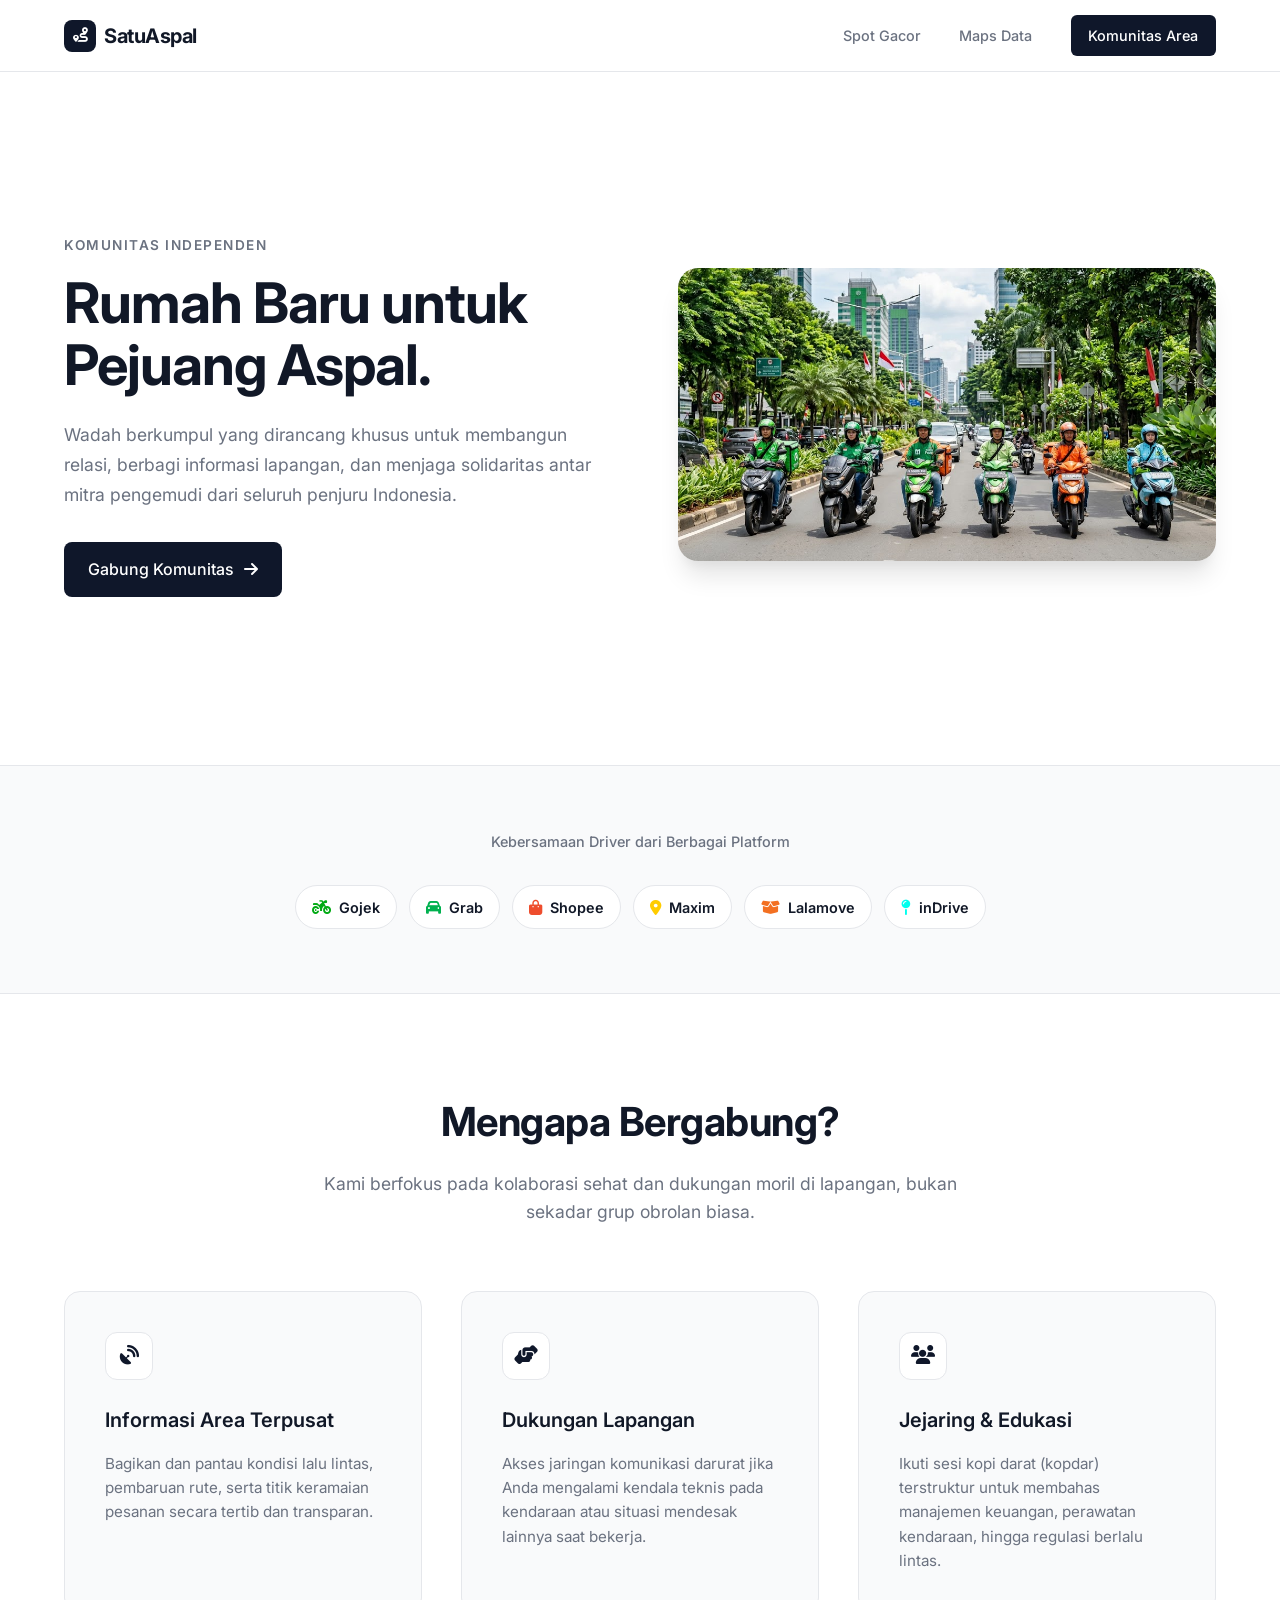
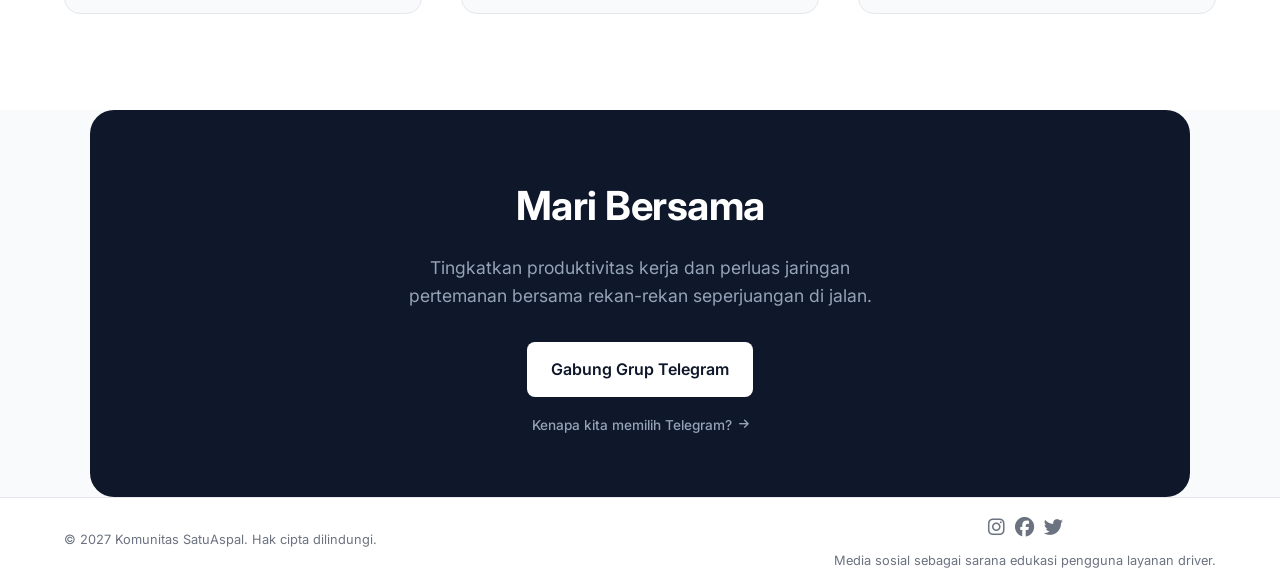
<file: index.html>
<!DOCTYPE html>
<html lang="id">
<head>
    <meta charset="UTF-8">
    <meta name="viewport" content="width=device-width, initial-scale=1.0">
    <title>SatuAspal | Komunitas Driver Ojol Profesional</title>
    
    <!-- Google Fonts: Inter for a very clean, elegant, and highly readable look -->
    <link href="https://fonts.googleapis.com/css2?family=Inter:wght@300;400;500;600;700&display=swap" rel="stylesheet">
    <!-- FontAwesome for Icons -->
    <link rel="stylesheet" href="https://cdnjs.cloudflare.com/ajax/libs/font-awesome/6.4.0/css/all.min.css">
    
    <style>

/* ================================
   CSS RESET & VARIABLES
================================ */

:root {
    --bg-color: #f9fafb;
    --surface-color: #ffffff;
    --text-primary: #111827;
    --text-secondary: #6b7280;
    --accent-color: #0f172a;
    --border-color: #e5e7eb;

    --gojek: #00aa13;
    --grab: #00b14f;
    --shopee: #ee4d2d;
    --maxim: #ffcc00;
    --lalamove: #f37021;
    --indrive: #00ffee;

    --container-padding: clamp(1rem, 5vw, 5%);
}

/* ================================
   RESET
================================ */

* {
    margin: 0;
    padding: 0;
    box-sizing: border-box;
}

html {
    scroll-behavior: smooth;
    scroll-padding-top: 80px;
    overflow-x: hidden;
}

body {
    background-color: var(--bg-color);
    color: var(--text-primary);
    line-height: 1.6;
    font-family: 'Inter', sans-serif;
    -webkit-font-smoothing: antialiased;
    overflow-x: hidden;
}

img {
    display: block;
    max-width: 100%;
}

a {
    text-decoration: none;
    color: inherit;
}

button,
a {
    -webkit-tap-highlight-color: transparent;
}


/* ================================
   TELEGRAM INFO LINK
================================ */

.telegram-info {
    margin-top: 1.25rem;
    border: none;
    background: transparent;
    color: #94a3b8;
    font-family: inherit;
    font-size: 0.85rem;
    font-weight: 500;
    cursor: pointer;
    display: inline-flex;
    align-items: center;
    gap: 7px;
    transition: color 0.2s ease;
}

.telegram-info i {
    font-size: 0.7rem;
    transition: transform 0.2s ease;
}

.telegram-info:hover {
    color: #ffffff;
}

.telegram-info:hover i {
    transform: translateX(3px);
}


/* ================================
   TELEGRAM MODAL
================================ */

.telegram-modal {
    position: fixed;
    inset: 0;
    z-index: 2000;
    display: flex;
    align-items: center;
    justify-content: center;
    padding: 1rem;
    visibility: hidden;
    opacity: 0;
    transition:
        opacity 0.25s ease,
        visibility 0.25s ease;
}

.telegram-modal.active {
    visibility: visible;
    opacity: 1;
}

.telegram-modal-overlay {
    position: absolute;
    inset: 0;
    background: rgba(15, 23, 42, 0.65);
    backdrop-filter: blur(5px);
}


/* MODAL BOX */

.telegram-modal-box {
    position: relative;
    width: 100%;
    max-width: 540px;
    max-height: calc(100vh - 2rem);
    overflow-y: auto;
    background: var(--surface-color);
    color: var(--text-primary);
    border-radius: 20px;
    padding: clamp(1.5rem, 5vw, 2.5rem);
    box-shadow:
        0 25px 50px -12px rgba(0, 0, 0, 0.25);
    transform: translateY(20px) scale(0.97);
    transition: transform 0.25s ease;
}

.telegram-modal.active .telegram-modal-box {
    transform: translateY(0) scale(1);
}


/* CLOSE BUTTON */

.telegram-modal-close {
    position: absolute;
    top: 1rem;
    right: 1rem;
    width: 36px;
    height: 36px;
    border: none;
    border-radius: 50%;
    background: var(--bg-color);
    color: var(--text-secondary);
    cursor: pointer;
    display: flex;
    align-items: center;
    justify-content: center;
    transition:
        background 0.2s ease,
        color 0.2s ease;
}

.telegram-modal-close:hover {
    background: var(--border-color);
    color: var(--text-primary);
}


/* MODAL ICON */

.telegram-modal-icon {
    width: 52px;
    height: 52px;
    margin-bottom: 1.25rem;
    border-radius: 14px;
    background: #e8f3ff;
    color: #229ed9;
    display: flex;
    align-items: center;
    justify-content: center;
    font-size: 1.4rem;
}


/* MODAL TITLE */

.telegram-modal-box h3 {
    font-size: clamp(1.4rem, 4vw, 1.8rem);
    line-height: 1.2;
    margin-bottom: 0.75rem;
    padding-right: 2rem;
}

.telegram-modal-intro {
    color: var(--text-secondary);
    font-size: 0.92rem;
    line-height: 1.65;
    margin-bottom: 1.5rem;
}


/* REASONS */

.telegram-reasons {
    display: flex;
    flex-direction: column;
    gap: 0.85rem;
}

.telegram-reason {
    display: flex;
    gap: 1rem;
    padding: 1rem;
    background: var(--bg-color);
    border: 1px solid var(--border-color);
    border-radius: 12px;
}

.reason-icon {
    width: 38px;
    height: 38px;
    min-width: 38px;
    border-radius: 10px;
    background: var(--surface-color);
    border: 1px solid var(--border-color);
    display: flex;
    align-items: center;
    justify-content: center;
    color: var(--accent-color);
    font-size: 0.9rem;
}

.telegram-reason h4 {
    font-size: 0.9rem;
    margin-bottom: 0.2rem;
}

.telegram-reason p {
    color: var(--text-secondary);
    font-size: 0.8rem;
    line-height: 1.5;
}


/* MODAL BUTTON */

.telegram-modal-button {
    margin-top: 1.5rem;
    width: 100%;
    display: flex;
    align-items: center;
    justify-content: center;
    gap: 8px;
    padding: 0.9rem 1.2rem;
    border-radius: 8px;
    background: var(--accent-color);
    color: #fff;
    font-size: 0.9rem;
    font-weight: 600;
    transition:
        transform 0.2s ease,
        opacity 0.2s ease;
}

.telegram-modal-button:hover {
    transform: translateY(-1px);
    opacity: 0.92;
}


/* ================================
   NAVBAR
================================ */

nav {
    display: flex;
    justify-content: space-between;
    align-items: center;
    width: 100%;
    height: 72px;
    padding: 0 var(--container-padding);
    background-color: rgba(255, 255, 255, 0.96);
    backdrop-filter: blur(10px);
    border-bottom: 1px solid var(--border-color);
    position: fixed;
    top: 0;
    left: 0;
    z-index: 1000;
}

.logo {
    flex-shrink: 0;
    font-size: clamp(1.05rem, 2vw, 1.25rem);
    font-weight: 700;
    letter-spacing: -0.5px;
    color: var(--text-primary);
    display: flex;
    align-items: center;
    gap: 8px;
}

.logo-icon {
    background-color: var(--accent-color);
    color: #fff;
    width: 32px;
    height: 32px;
    display: flex;
    align-items: center;
    justify-content: center;
    border-radius: 8px;
    font-size: 0.9rem;
}


/* ================================
   NAV LINKS
================================ */

.nav-links {
    display: flex;
    align-items: center;
    gap: clamp(1rem, 3vw, 2.5rem);
    list-style: none;
}

.nav-links > li {
    position: relative;
}

.nav-links li a {
    font-size: 0.9rem;
    font-weight: 500;
    color: var(--text-secondary);
    transition: color 0.2s ease;
}

.nav-links li a:hover {
    color: var(--text-primary);
}


/* ================================
   FASILITAS DROPDOWN
================================ */

.nav-dropdown {
    position: relative;
}

.nav-dropdown-toggle {
    display: inline-flex !important;
    align-items: center;
    gap: 6px;
    cursor: pointer;
}

.nav-dropdown-toggle i {
    font-size: 0.65rem;
    transition: transform 0.2s ease;
}


/* DROPDOWN BOX */

.dropdown-menu {
    position: absolute;
    top: calc(100% + 4px);
    left: 50%;
    min-width: 190px;
    padding: 0.5rem;
    list-style: none;
    background: rgba(255, 255, 255, 0.98);
    backdrop-filter: blur(12px);
    border: 1px solid var(--border-color);
    border-radius: 12px;
    box-shadow: 0 15px 35px rgba(0, 0, 0, 0.10);

    opacity: 0;
    visibility: hidden;
    pointer-events: none;

    transform: translateX(-50%) translateY(-8px);

    transition:
        opacity 0.2s ease,
        transform 0.2s ease,
        visibility 0.2s ease;

    z-index: 1100;
}


/* DROPDOWN MUNCUL SAAT HOVER */

.nav-dropdown:hover .dropdown-menu,
.nav-dropdown.active .dropdown-menu {
    opacity: 1;
    visibility: visible;
    pointer-events: auto;
    transform: translateX(-50%) translateY(0);
}


/* ICON PANAH */

.nav-dropdown:hover .nav-dropdown-toggle i,
.nav-dropdown.active .nav-dropdown-toggle i {
    transform: rotate(180deg);
}


/* DROPDOWN ITEMS */

.dropdown-menu li {
    width: 100%;
    border: none !important;
}

.dropdown-menu li a {
    display: flex !important;
    align-items: center;
    gap: 9px;

    width: 100%;
    padding: 0.7rem 0.85rem;

    border-radius: 8px;

    font-size: 0.85rem !important;
    color: var(--text-secondary);

    transition:
        background-color 0.2s ease,
        color 0.2s ease;
}

.dropdown-menu li a:hover {
    background-color: var(--bg-color);
    color: var(--text-primary);
}


/* ICON DROPDOWN */

.dropdown-menu li a i {
    width: 18px;
    text-align: center;
    font-size: 0.8rem;
}


/* ================================
   NAV BUTTON
================================ */

.btn-nav {
    display: inline-flex;
    align-items: center;
    justify-content: center;
    background-color: var(--accent-color);
    color: #fff !important;
    padding: 0.55rem 1.1rem;
    border-radius: 6px;
    transition: opacity 0.2s;
}

.btn-nav:hover {
    opacity: 0.9;
}


/* ================================
   MOBILE MENU BUTTON
================================ */

.menu-toggle {
    display: none;
    width: 40px;
    height: 40px;
    align-items: center;
    justify-content: center;
    font-size: 1.35rem;
    cursor: pointer;
    color: var(--text-primary);
    flex-shrink: 0;
}


/* ================================
   HERO
================================ */

.hero {
    width: 100%;
    max-width: 1400px;
    margin: 0 auto;

    padding:
        clamp(6rem, 12vw, 9rem)
        var(--container-padding)
        clamp(3rem, 7vw, 5rem);

    display: grid;
    grid-template-columns: minmax(0, 1fr) minmax(0, 1fr);

    align-items: center;
    gap: clamp(2rem, 6vw, 5rem);

    background-color: var(--surface-color);
    min-height: 85vh;
}

.hero-text {
    min-width: 0;
    max-width: 600px;
}

.tagline {
    display: inline-block;
    font-size: clamp(0.7rem, 1.5vw, 0.85rem);
    font-weight: 600;
    color: var(--text-secondary);
    text-transform: uppercase;
    letter-spacing: 1.5px;
    margin-bottom: 1rem;
}

.hero-text h1 {
    font-size: clamp(2.2rem, 5vw, 3.5rem);
    font-weight: 700;
    line-height: 1.1;
    letter-spacing: -1px;
    margin-bottom: 1.5rem;
    color: var(--text-primary);
    overflow-wrap: break-word;
}

.hero-text p {
    font-size: clamp(0.95rem, 2vw, 1.1rem);
    color: var(--text-secondary);
    margin-bottom: 2rem;
    line-height: 1.7;
    max-width: 580px;
}


/* ================================
   PRIMARY BUTTON
================================ */

.btn-primary {
    display: inline-flex;
    align-items: center;
    justify-content: center;
    gap: 10px;

    background-color: var(--accent-color);
    color: #fff;

    padding: 0.9rem 1.5rem;
    border-radius: 8px;

    font-weight: 500;
    font-size: 1rem;

    transition:
        transform 0.2s,
        box-shadow 0.2s;
}

.btn-primary:hover {
    transform: translateY(-2px);
    box-shadow:
        0 10px 15px -3px rgba(0, 0, 0, 0.1);
}


/* ================================
   HERO IMAGE
================================ */

.hero-image {
    width: 100%;
    min-width: 0;
}

.hero-image img {
    width: 100%;
    height: auto;
    object-fit: contain;

    border-radius: clamp(12px, 2vw, 20px);

    box-shadow:
        0 20px 25px -5px rgba(0, 0, 0, 0.1),
        0 10px 10px -5px rgba(0, 0, 0, 0.04);
}


/* ================================
   PARTNERS
================================ */

.partners {
    padding: clamp(3rem, 7vw, 4rem) var(--container-padding);

    background-color: var(--bg-color);

    text-align: center;

    border-top: 1px solid var(--border-color);
    border-bottom: 1px solid var(--border-color);
}

.partners p {
    font-size: clamp(0.8rem, 2vw, 0.9rem);
    color: var(--text-secondary);
    font-weight: 500;
    margin-bottom: 2rem;
}

.brand-pills {
    width: 100%;
    max-width: 900px;
    margin: 0 auto;

    display: flex;
    flex-wrap: wrap;
    justify-content: center;
    gap: 0.75rem;
}

.pill {
    display: flex;
    align-items: center;
    justify-content: center;
    gap: 8px;

    padding: 0.6rem 1rem;

    background-color: var(--surface-color);
    border: 1px solid var(--border-color);
    border-radius: 50px;

    font-size: clamp(0.8rem, 2vw, 0.9rem);
    font-weight: 600;
    color: var(--text-primary);

    transition: all 0.2s ease;

    cursor: default;
}

.pill:hover {
    border-color: #d1d5db;

    box-shadow:
        0 4px 6px -1px rgba(0, 0, 0, 0.05);
}


/* BRAND ICONS */

.pill i {
    font-size: 0.95rem;
}

.icon-gojek {
    color: var(--gojek);
}

.icon-grab {
    color: var(--grab);
}

.icon-shopee {
    color: var(--shopee);
}

.icon-maxim {
    color: var(--maxim);
}

.icon-lalamove {
    color: var(--lalamove);
}

.icon-indrive {
    color: var(--indrive);
}


/* ================================
   FEATURES
================================ */

.features {
    padding: clamp(4rem, 8vw, 6rem) var(--container-padding);
    background-color: var(--surface-color);
}

.section-header {
    width: 100%;
    max-width: 650px;
    margin: 0 auto clamp(2.5rem, 6vw, 4rem);
    text-align: center;
}

.section-header h2 {
    font-size: clamp(1.8rem, 4vw, 2.5rem);
    font-weight: 700;
    letter-spacing: -0.5px;
    margin-bottom: 1rem;
}

.section-header p {
    color: var(--text-secondary);
    font-size: clamp(0.95rem, 2vw, 1.1rem);
}

.features-grid {
    width: 100%;
    max-width: 1200px;
    margin: 0 auto;

    display: grid;

    grid-template-columns:
        repeat(auto-fit, minmax(min(100%, 280px), 1fr));

    gap: clamp(1rem, 3vw, 2.5rem);
}

.feature-card {
    background-color: var(--bg-color);

    padding: clamp(1.5rem, 4vw, 2.5rem);

    border-radius: 16px;
    border: 1px solid var(--border-color);

    transition: all 0.3s ease;
}

.feature-card:hover {
    background-color: var(--surface-color);

    box-shadow:
        0 20px 25px -5px rgba(0, 0, 0, 0.05);

    border-color: transparent;

    transform: translateY(-5px);
}

.feature-icon {
    width: 48px;
    height: 48px;

    background-color: var(--surface-color);

    border: 1px solid var(--border-color);
    border-radius: 12px;

    display: flex;
    align-items: center;
    justify-content: center;

    font-size: 1.2rem;
    color: var(--accent-color);

    margin-bottom: 1.5rem;
}

.feature-card h3 {
    font-size: clamp(1.05rem, 2vw, 1.25rem);
    font-weight: 600;

    margin-bottom: 1rem;

    color: var(--text-primary);
}

.feature-card p {
    color: var(--text-secondary);
    font-size: 0.95rem;
    line-height: 1.6;
}


/* ================================
   CTA
================================ */

.cta-section {
    padding: clamp(2.5rem, 7vw, 5rem) var(--container-padding);
    background-color: var(--bg-color);
}

.cta-box {
    width: 100%;
    max-width: 1100px;
    margin: 0 auto;

    background-color: var(--accent-color);
    color: #fff;

    padding:
        clamp(2.5rem, 7vw, 4rem)
        clamp(1.25rem, 5vw, 3rem);

    border-radius: clamp(16px, 3vw, 24px);

    text-align: center;

    display: flex;
    flex-direction: column;
    align-items: center;
}

.cta-box h2 {
    font-size: clamp(1.8rem, 5vw, 2.5rem);
    font-weight: 700;
    letter-spacing: -0.5px;
    margin-bottom: 1rem;
}

.cta-box p {
    width: 100%;
    max-width: 500px;

    font-size: clamp(0.95rem, 2vw, 1.1rem);
    color: #94a3b8;

    margin-bottom: 2rem;
}

.btn-secondary {
    display: inline-flex;
    align-items: center;
    justify-content: center;

    background-color: #fff;
    color: var(--accent-color);

    padding: 0.9rem 1.5rem;
    border-radius: 8px;

    font-weight: 600;
    font-size: 1rem;
    text-align: center;

    transition: background-color 0.2s;
}

.btn-secondary:hover {
    background-color: #f1f5f9;
}


/* ================================
   FOOTER
================================ */

footer {
    padding: 0.9rem var(--container-padding);

    background-color: var(--surface-color);

    border-top: 1px solid var(--border-color);

    display: flex;
    justify-content: space-between;
    align-items: center;

    gap: 1.5rem;

    color: var(--text-secondary);
    font-size: 0.8rem;
}

.footer-social {
    display: flex;
    flex-direction: column;
    align-items: center;
    gap: 8px;
    text-align: center;
}

.social-icons {
    display: flex;
    gap: 10px;
}

.footer-social-text {
    font-size: 0.8rem;
    line-height: 1.2;
    margin-top: 2px;
}

.footer-social a {
    color: var(--text-secondary);
    font-size: 1.2rem;

    transition: color 0.2s;
}

.footer-social a:hover {
    color: var(--accent-color);
}


/* ================================
   TABLET
================================ */

@media (max-width: 992px) {

    .hero {
        grid-template-columns: 1fr;

        text-align: center;

        min-height: auto;

        padding-top: 7rem;
    }

    .hero-text {
        max-width: 700px;
        margin: 0 auto;
    }

    .hero-text p {
        margin-left: auto;
        margin-right: auto;
    }

    .hero-image {
        width: 100%;
        max-width: 700px;
        margin: 0 auto;
    }

    .hero-image img {
        aspect-ratio: auto;
    }
}


/* ================================
   MOBILE NAV
================================ */

@media (max-width: 768px) {

    nav {
        height: 64px;
    }

    .menu-toggle {
        display: flex;
    }


    /* MOBILE NAV CONTAINER */

    .nav-links {
        position: absolute;

        top: 64px;
        left: 0;

        width: 100%;

        background-color: rgba(255, 255, 255, 0.98);
        backdrop-filter: blur(10px);

        flex-direction: column;
        align-items: stretch;

        gap: 0;

        border-bottom: 1px solid var(--border-color);

        max-height: 0;
        overflow: hidden;

        transition:
            max-height 0.35s ease,
            box-shadow 0.3s ease;
    }

    .nav-links.active {
        max-height: 500px;

        box-shadow:
            0 10px 20px rgba(0, 0, 0, 0.05);
    }


    /* MOBILE NAV ITEM */

    .nav-links > li {
        width: 100%;
        text-align: center;

        padding: 0;

        border-bottom: 1px solid #f3f4f6;
    }


    .nav-links li a {
        display: block;

        width: 100%;

        padding: 1rem;
    }


    .nav-links li:last-child {
        border-bottom: none;
        padding: 0;
    }


    /* ================================
   MOBILE FASILITAS DROPDOWN
================================ */

.nav-dropdown {
    position: static;
}

/* Tombol Fasilitas */
.nav-dropdown-toggle {
    display: flex !important;
    align-items: center;
    justify-content: center;
    gap: 7px;
    width: 100%;
    cursor: pointer;
}

.nav-dropdown-toggle i {
    font-size: 0.65rem;
    transition: transform 0.2s ease;
}

/* Dropdown mobile */
.dropdown-menu {
    position: static;

    width: 100%;
    min-width: 0;

    margin: 0;
    padding: 0;

    background: #f8fafc;

    border: none;
    border-radius: 0;

    box-shadow: none;
    backdrop-filter: none;

    transform: none;

    opacity: 1;
    visibility: visible;
    pointer-events: auto;

    display: none;
}

/* Dropdown terbuka */
.nav-dropdown.active .dropdown-menu {
    display: block;
}

/* Jangan gunakan hover desktop di mobile */
.nav-dropdown:hover .dropdown-menu {
    opacity: 1;
    visibility: visible;
    pointer-events: auto;
    transform: none;
}

/* Panah saat terbuka */
.nav-dropdown.active .nav-dropdown-toggle i {
    transform: rotate(180deg);
}

/* Item dropdown */
.dropdown-menu li {
    width: 100%;
    border: none !important;
}

/* Link dropdown */
.dropdown-menu li a {
    display: flex !important;
    align-items: center;
    justify-content: center;

    width: 100%;

    padding: 0.8rem 1rem;

    font-size: 0.85rem !important;
    font-weight: 500;

    color: var(--text-secondary);

    background: #f8fafc;

    border-radius: 0;

    transition:
        background-color 0.2s ease,
        color 0.2s ease;
}

.dropdown-menu li a:hover {
    background-color: #eef2f7;
    color: var(--text-primary);
}

/* ================================
   KOMUNITAS AREA MOBILE
================================ */

.nav-links .btn-nav {
    display: flex;
    align-items: center;
    justify-content: center;

    width: calc(100% - 2rem);

    margin: 0.75rem 1rem 1rem;

    padding: 0.8rem 1rem;
}


    /* HERO */

    .hero {
        padding-top: 5.5rem;
    }

    .hero-text h1 {
        letter-spacing: -0.8px;
    }

    .hero-image img {
        border-radius: 14px;
    }

    .feature-card:hover {
        transform: none;
    }


    /* FOOTER */

    footer {
        flex-direction: column;
        text-align: center;
        gap: 1rem;
    }
}


/* ================================
   SMALL MOBILE
================================ */

@media (max-width: 480px) {

    :root {
        --container-padding: 1rem;
    }

    .logo {
        font-size: 1rem;
    }

    .logo-icon {
        width: 30px;
        height: 30px;
        font-size: 0.8rem;
    }

    .hero {
        padding-top: 5.25rem;
        gap: 2rem;
    }

    .tagline {
        font-size: 0.65rem;
        letter-spacing: 1px;
    }

    .hero-text h1 {
        font-size: 2rem;
        line-height: 1.15;
        margin-bottom: 1.2rem;
    }

    .hero-text p {
        font-size: 0.9rem;
        line-height: 1.65;
        margin-bottom: 1.5rem;
    }

    .btn-primary,
    .btn-secondary {
        width: 100%;
        max-width: 320px;

        padding:
            0.85rem 1rem;

        font-size: 0.9rem;
    }

    .hero-image img {
        aspect-ratio: auto;
        border-radius: 12px;
    }

    .partners p {
        max-width: 300px;

        margin-left: auto;
        margin-right: auto;
    }

    .brand-pills {
        gap: 0.5rem;
    }

    .pill {
        flex: 0 1 auto;

        padding:
            0.5rem 0.8rem;

        font-size: 0.75rem;
    }

    .features {
        padding-top: 3.5rem;
        padding-bottom: 3.5rem;
    }

    .section-header {
        margin-bottom: 2rem;
    }

    .section-header h2 {
        font-size: 1.75rem;
    }

    .section-header p {
        font-size: 0.9rem;
    }

    .features-grid {
        grid-template-columns: 1fr;
        gap: 1rem;
    }

    .feature-card {
        padding: 1.5rem;
    }

    .feature-card p {
        font-size: 0.9rem;
    }

    .cta-section {
        padding: 2rem 1rem;
    }

    .cta-box {
        padding:
            2.5rem 1.25rem;

        border-radius: 16px;
    }

    .cta-box h2 {
        font-size: 1.75rem;
    }

    .cta-box p {
        font-size: 0.9rem;
    }

    footer {
        padding: 1.5rem 1rem;
        font-size: 0.8rem;
    }

    .footer-social {
        gap: 1.2rem;
    }


    /* MOBILE DROPDOWN */

    .dropdown-menu li a {
        padding:
            0.75rem 1rem;

        font-size: 0.8rem !important;
    }
}


/* ================================
   VERY SMALL DEVICE
================================ */

@media (max-width: 360px) {

    .hero-text h1 {
        font-size: 1.75rem;
    }

    .hero-text p {
        font-size: 0.85rem;
    }

    .pill {
        font-size: 0.7rem;
        padding:
            0.45rem 0.7rem;
    }

    .feature-card {
        padding: 1.25rem;
    }

    .feature-card h3 {
        font-size: 1rem;
    }

    .feature-card p {
        font-size: 0.85rem;
    }

    .cta-box h2 {
        font-size: 1.55rem;
    }
}


/* ================================
   ACCESSIBILITY
================================ */

@media (prefers-reduced-motion: reduce) {

    *,
    *::before,
    *::after {
        transition-duration: 0.01ms !important;
        animation-duration: 0.01ms !important;
        animation-iteration-count: 1 !important;
    }
}

</style>
</head>
<body>

    <!-- NAVBAR -->
    <nav>
        <div class="logo">
            <div class="logo-icon"><i class="fas fa-route"></i></div>
            SatuAspal
        </div>
        <ul class="nav-links" id="navMenu">
            <li><a href="coomingsoonfasilitas.html">Spot Gacor</a></li>
            <li><a href="coomingsoonfasilitas.html">Maps Data</a></li>
          <!--   <li class="nav-dropdown">
                <a href="#fasilitas" class="nav-dropdown-toggle">
                    Fasilitas
                    <i class="fas fa-chevron-down"></i>
                </a>

                <ul class="dropdown-menu">
                    <li>
                        <a href="#spot-gacor">Spot Gacor</a>
                    </li>
                    <li>
                        <a href="#maps-data">Maps Data</a>
                    </li>
                </ul>
            </li>-->
            <li><a href="#" class="btn-nav">Komunitas Area</a></li>
        </ul>
        <div class="menu-toggle" onclick="toggleMenu()">
            <i class="fas fa-bars"></i>
        </div>
    </nav>
   <!-- CTA SECTION -->
    <!-- HERO SECTION -->
    <section class="hero">
        <div class="hero-text">
            <span class="tagline">Komunitas Independen</span>
            <h1>Rumah Baru untuk Pejuang Aspal.</h1>
            <p>Wadah berkumpul yang dirancang khusus untuk membangun relasi, berbagi informasi lapangan, dan menjaga solidaritas antar mitra pengemudi dari seluruh penjuru Indonesia.</p>
           <a href="#cta" class="btn-primary">
                Gabung Komunitas <i class="fas fa-arrow-right"></i>
            </a>
        </div>
        <div class="hero-image">
            <img src="bg1.jpg" alt="Driver Ojol Profesional">
        </div>
    </section>

    <!-- BRAND PILLS (DENGAN IKON PERUSAHAAN) -->
    <section class="partners">
        <p>Kebersamaan Driver dari Berbagai Platform</p>
        <div class="brand-pills">
            <div class="pill"><i class="fas fa-motorcycle icon-gojek"></i> Gojek</div>
            <div class="pill"><i class="fas fa-car icon-grab"></i> Grab</div>
            <div class="pill"><i class="fas fa-shopping-bag icon-shopee"></i> Shopee</div>
            <div class="pill"><i class="fas fa-map-marker-alt icon-maxim"></i> Maxim</div>
            <div class="pill"><i class="fas fa-box-open icon-lalamove"></i> Lalamove</div>
            <div class="pill"><i class="fas fa-map-pin icon-indrive"></i> inDrive</div>
        </div>
    </section>

    <!-- FEATURES SECTION -->
    <section class="features">
        <div class="section-header">
            <h2>Mengapa Bergabung?</h2>
            <p>Kami berfokus pada kolaborasi sehat dan dukungan moril di lapangan, bukan sekadar grup obrolan biasa.</p>
        </div>
        
        <div class="features-grid">
            <div class="feature-card">
                <div class="feature-icon"><i class="fas fa-satellite-dish"></i></div>
                <h3>Informasi Area Terpusat</h3>
                <p>Bagikan dan pantau kondisi lalu lintas, pembaruan rute, serta titik keramaian pesanan secara tertib dan transparan.</p>
            </div>
            
            <div class="feature-card">
                <div class="feature-icon"><i class="fas fa-hands-helping"></i></div>
                <h3>Dukungan Lapangan</h3>
                <p>Akses jaringan komunikasi darurat jika Anda mengalami kendala teknis pada kendaraan atau situasi mendesak lainnya saat bekerja.</p>
            </div>

            <div class="feature-card">
                <div class="feature-icon"><i class="fas fa-users"></i></div>
                <h3>Jejaring & Edukasi</h3>
                <p>Ikuti sesi kopi darat (kopdar) terstruktur untuk membahas manajemen keuangan, perawatan kendaraan, hingga regulasi berlalu lintas.</p>
            </div>
        </div>
    </section>

   <!-- CTA SECTION -->
<section class="cta" id="cta">
    <div class="cta-box">
        <h2>Mari Bersama</h2>

        <p>
            Tingkatkan produktivitas kerja dan perluas jaringan pertemanan
            bersama rekan-rekan seperjuangan di jalan.
        </p>

        <a
            href="https://t.me/satuaspalindonesia"
            class="btn-secondary"
            target="_blank"
            rel="noopener noreferrer"
        >
            Gabung Grup Telegram
        </a>

        <button
            type="button"
            class="telegram-info"
            onclick="openTelegramModal()"
        >
            Kenapa kita memilih Telegram? <i class="fas fa-arrow-right"></i>
        </button>
    </div>
</section>


<!-- TELEGRAM MODAL -->
<div class="telegram-modal" id="telegramModal" aria-hidden="true">
    <div class="telegram-modal-overlay" onclick="closeTelegramModal()"></div>

    <div
        class="telegram-modal-box"
        role="dialog"
        aria-modal="true"
        aria-labelledby="telegramModalTitle"
    >
        <button
            type="button"
            class="telegram-modal-close"
            onclick="closeTelegramModal()"
            aria-label="Tutup"
        >
            <i class="fas fa-times"></i>
        </button>

        <div class="telegram-modal-icon">
            <i class="fab fa-telegram-plane"></i>
        </div>

        <h3 id="telegramModalTitle">
            Kenapa kita memilih Telegram?
        </h3>

        <p class="telegram-modal-intro">
            SatuAspal memilih Telegram sebagai salah satu ruang utama
            komunikasi komunitas karena lebih sesuai untuk membangun
            komunitas yang terus berkembang.
        </p>

<div class="telegram-reason">
                <div class="reason-icon">
                    <i class="fas fa-handshake"></i>
                </div>

                <div>
                    <h4>Kebebasan Berpendapat</h4>
                    <p>
Telegram memberikan privasi yang lebih baik karena nomor telepon disembunyikan dari anggota lain. Hal ini membuat anggota lebih nyaman menyampaikan keluhan, kritik terhadap aplikator, tanpa khawatir identitasnya mudah diketahui oleh aplikator yang terkait pelanggaran kode etik driver
                    </p>
                </div>
            </div>

        <div class="telegram-reasons">

            <div class="telegram-reason">
                <div class="reason-icon">
                    <i class="fas fa-users"></i>
                </div>

                <div>
                    <h4>Komunitas Lebih Fleksibel</h4>
                    <p>
                     Memudahkan anggota bergabung dan berinteraksi tanpa terbatas pada satu platform ojol. Telegram mampu menampung puluhan ribu anggota dan memungkinkan satu komunitas memiliki banyak forum/topik chat untuk setiap platform driver.
Gojek • Grab • Shopee • Maxim • Lalamove • inDrive
                    </p>
                </div>
            </div>

            <div class="telegram-reason">
                <div class="reason-icon">
                    <i class="fas fa-bullhorn"></i>
                </div>

                <div>
                    <h4>Informasi Lebih Terarah</h4>
                    <p>
Informasi komunitas lebih rapi dan mudah ditemukan kembali karena Telegram mendukung pembagian topik dalam satu grup. Chat juga tersimpan di cloud, 
sehingga tetap bisa diakses meskipun HP hilang atau berganti perangkat, termasuk chat lama.
                    </p>
                </div>
            </div>

            <div class="telegram-reason">
                <div class="reason-icon">
                    <i class="fas fa-photo-film"></i>
                </div>

                <div>
                    <h4>Mudah Berbagi Informasi</h4>
                    <p>
                       Berbagi foto, video, dokumen, dan informasi lapangan lebih praktis. Telegram juga mampu menyimpan banyak video dan dokumen dengan kapasitas besar, serta pengaturan akses video lebih fleksibel dibandingkan WhatsApp yang memiliki keterbatasan penyimpanan cloud.
                    </p>
                </div>
            </div>


        </div>

        <a
            href="https://t.me/satuaspalindonesia"
            class="telegram-modal-button"
            target="_blank"
            rel="noopener noreferrer"
        >
            Gabung SatuAspal
            <i class="fas fa-arrow-right"></i>
        </a>
    </div>
</div>

    <!-- FOOTER -->
<footer>
    <div>&copy; 2027 Komunitas SatuAspal. Hak cipta dilindungi.</div>
<div class="footer-social">
    <div class="social-icons">
        <a href="coomingsoon.html"><i class="fab fa-instagram"></i></a>
        <a href="coomingsoon.html"><i class="fab fa-facebook"></i></a>
        <a href="coomingsoon.html"><i class="fab fa-twitter"></i></a>
    </div>

    <div class="footer-social-text">
        Media sosial sebagai sarana edukasi pengguna layanan driver.
    </div>
</div>
</footer>

    <!-- JAVASCRIPT -->
    <script>
        function toggleMenu() {
            const menu = document.getElementById('navMenu');
            const icon = document.querySelector('.menu-toggle i');
            
            menu.classList.toggle('active');
            
            if(menu.classList.contains('active')) {
                icon.classList.remove('fa-bars');
                icon.classList.add('fa-times');
            } else {
                icon.classList.remove('fa-times');
                icon.classList.add('fa-bars');
            }
        }
    </script>
   
   
   <script>
    function openTelegramModal() {
        const modal = document.getElementById('telegramModal');

        modal.classList.add('active');
        modal.setAttribute('aria-hidden', 'false');

        document.body.style.overflow = 'hidden';
    }

    function closeTelegramModal() {
        const modal = document.getElementById('telegramModal');

        modal.classList.remove('active');
        modal.setAttribute('aria-hidden', 'true');

        document.body.style.overflow = '';
    }

    // Tutup modal dengan tombol Escape
    document.addEventListener('keydown', function(event) {
        if (event.key === 'Escape') {
            closeTelegramModal();
        }
    });
</script>
</body>
</html>
</file>
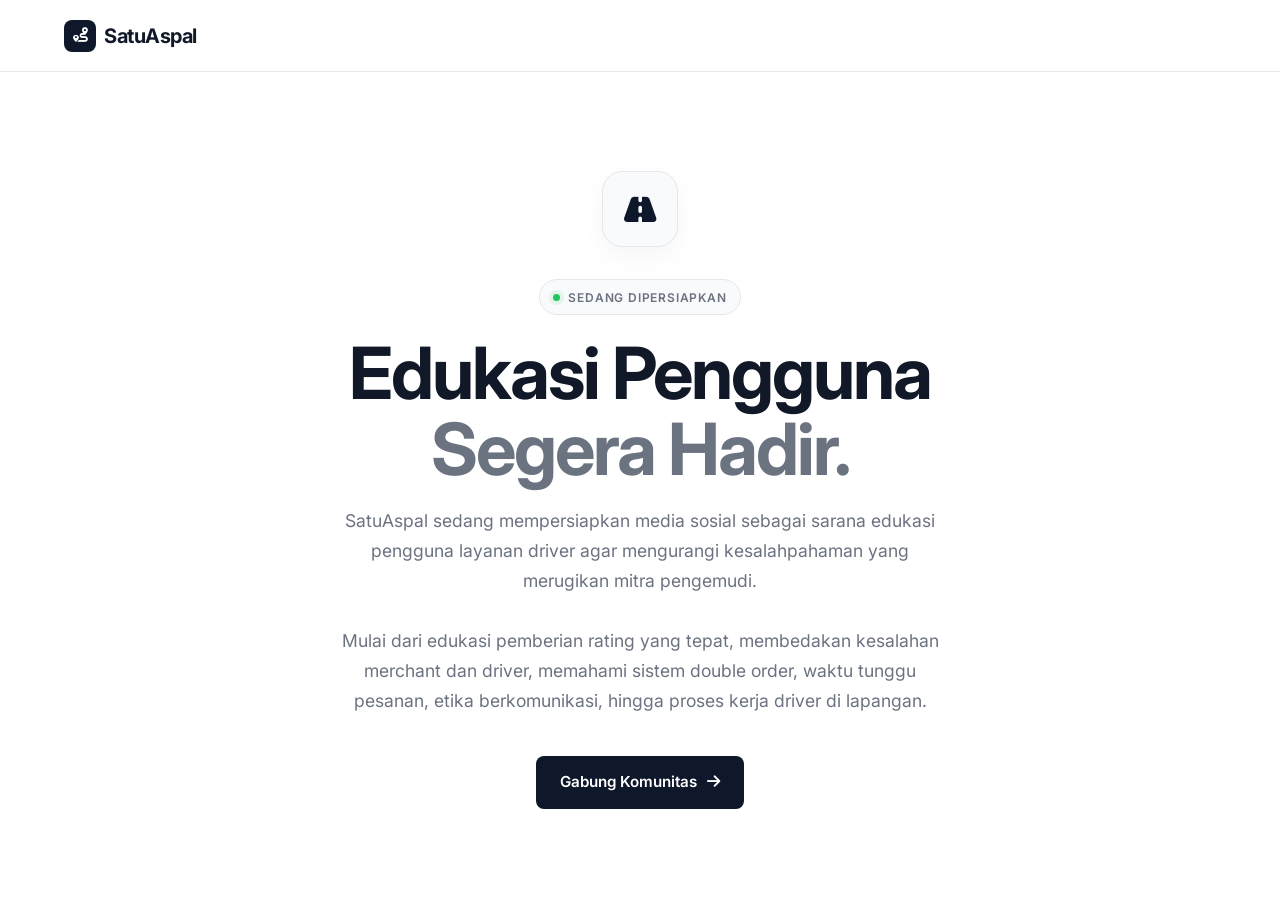
<file: coomingsoon.html>
<!DOCTYPE html>
<html lang="id">
<head>
    <meta charset="UTF-8">
    <meta name="viewport" content="width=device-width, initial-scale=1.0">

    <title>SatuAspal | Segera Hadir</title>

    <!-- Google Fonts -->
    <link
        href="https://fonts.googleapis.com/css2?family=Inter:wght@300;400;500;600;700&display=swap"
        rel="stylesheet"
    >

    <!-- FontAwesome -->
    <link
        rel="stylesheet"
        href="https://cdnjs.cloudflare.com/ajax/libs/font-awesome/6.4.0/css/all.min.css"
    >

    <style>
        /* ================================
           CSS RESET & VARIABLES
        ================================= */

        :root {
            --bg-color: #f9fafb;
            --surface-color: #ffffff;
            --text-primary: #111827;
            --text-secondary: #6b7280;
            --accent-color: #0f172a;
            --border-color: #e5e7eb;

            --container-padding: clamp(1rem, 5vw, 5%);
        }

        * {
            margin: 0;
            padding: 0;
            box-sizing: border-box;
        }

        html {
            scroll-behavior: smooth;
            overflow-x: hidden;
        }

        body {
            min-height: 100vh;

            background-color: var(--bg-color);
            color: var(--text-primary);

            font-family: 'Inter', sans-serif;
            line-height: 1.6;

            -webkit-font-smoothing: antialiased;

            overflow-x: hidden;
        }

        a {
            text-decoration: none;
            color: inherit;
        }

        button,
        a {
            -webkit-tap-highlight-color: transparent;
        }


        /* ================================
           NAVBAR
        ================================= */

        nav {
            position: fixed;

            top: 0;
            left: 0;

            z-index: 1000;

            width: 100%;
            height: 72px;

            padding: 0 var(--container-padding);

            display: flex;
            align-items: center;
            justify-content: space-between;

            background-color: rgba(255, 255, 255, 0.96);

            backdrop-filter: blur(10px);

            border-bottom: 1px solid var(--border-color);
        }

        .logo {
            display: flex;
            align-items: center;

            gap: 8px;

            flex-shrink: 0;

            color: var(--text-primary);

            font-size: clamp(1.05rem, 2vw, 1.25rem);
            font-weight: 700;

            letter-spacing: -0.5px;
        }

        .logo-icon {
            width: 32px;
            height: 32px;

            display: flex;
            align-items: center;
            justify-content: center;

            background-color: var(--accent-color);

            color: #fff;

            border-radius: 8px;

            font-size: 0.9rem;
        }


        /* ================================
           COMING SOON
        ================================= */

        .coming-soon {
            min-height: 100vh;

            padding:
                8rem
                var(--container-padding)
                3rem;

            display: flex;
            align-items: center;
            justify-content: center;

            position: relative;

            background-color: var(--surface-color);
        }

        .coming-container {
            width: 100%;
            max-width: 760px;

            margin: 0 auto;

            text-align: center;
        }


        /* ICON */

        .coming-icon {
            width: 76px;
            height: 76px;

            margin: 0 auto 2rem;

            display: flex;
            align-items: center;
            justify-content: center;

            background-color: var(--bg-color);

            border: 1px solid var(--border-color);

            border-radius: 20px;

            color: var(--accent-color);

            font-size: 1.8rem;

            box-shadow:
                0 10px 25px rgba(0, 0, 0, 0.04);
        }


        /* TAG */

        .coming-tag {
            display: inline-flex;
            align-items: center;

            gap: 8px;

            margin-bottom: 1.25rem;

            padding: 0.45rem 0.85rem;

            border: 1px solid var(--border-color);

            border-radius: 50px;

            background-color: var(--bg-color);

            color: var(--text-secondary);

            font-size: 0.75rem;
            font-weight: 600;

            letter-spacing: 0.8px;

            text-transform: uppercase;
        }

        .coming-tag span {
            width: 7px;
            height: 7px;

            border-radius: 50%;

            background-color: #22c55e;

            box-shadow:
                0 0 0 4px rgba(34, 197, 94, 0.1);
        }


        /* HEADING */

        .coming-container h1 {
            max-width: 700px;

            margin: 0 auto 1.25rem;

            color: var(--text-primary);

            font-size: clamp(2.4rem, 7vw, 4.5rem);

            font-weight: 700;

            line-height: 1.05;

            letter-spacing: -2px;
        }

        .coming-container h1 span {
            color: var(--text-secondary);
        }


        /* DESCRIPTION */

        .coming-description {
            max-width: 600px;

            margin: 0 auto 2.5rem;

            color: var(--text-secondary);

            font-size: clamp(0.95rem, 2vw, 1.1rem);

            line-height: 1.7;
        }


        /* BUTTON */

        .coming-button {
            display: inline-flex;
            align-items: center;
            justify-content: center;

            gap: 10px;

            padding: 0.9rem 1.5rem;

            background-color: var(--accent-color);

            color: #fff;

            border-radius: 8px;

            font-size: 0.95rem;
            font-weight: 600;

            transition:
                transform 0.2s ease,
                box-shadow 0.2s ease,
                opacity 0.2s ease;
        }

        .coming-button:hover {
            transform: translateY(-2px);

            box-shadow:
                0 10px 20px rgba(15, 23, 42, 0.12);
        }


        /* ================================
           DECORATION
        ================================= */

        .coming-decoration {
            position: absolute;

            width: 100%;
            max-width: 1100px;

            height: 1px;

            left: 50%;
            bottom: 90px;

            transform: translateX(-50%);

        
        }


        /* ================================
           FOOTER
        ================================= */

        .coming-footer {
            position: absolute;

            bottom: 25px;
            left: 0;

            width: 100%;

            padding: 0 var(--container-padding);

            display: flex;
            justify-content: center;
            align-items: center;

            color: var(--text-secondary);

            font-size: 0.8rem;
        }


        /* ================================
           MOBILE
        ================================= */

        @media (max-width: 768px) {

            nav {
                height: 64px;
            }

            .coming-soon {
                padding-top: 6rem;
                padding-bottom: 5rem;
            }

            .coming-container h1 {
                letter-spacing: -1.5px;
            }

            .coming-icon {
                width: 68px;
                height: 68px;

                margin-bottom: 1.5rem;

                border-radius: 17px;

                font-size: 1.5rem;
            }

            .coming-decoration {
                bottom: 75px;
            }

            .coming-footer {
                bottom: 18px;
            }
        }


        /* ================================
           SMALL MOBILE
        ================================= */

        @media (max-width: 480px) {

            :root {
                --container-padding: 1rem;
            }

            .coming-soon {
                padding-top: 5.5rem;
                padding-bottom: 4.5rem;
            }

            .coming-icon {
                width: 62px;
                height: 62px;

                margin-bottom: 1.25rem;

                border-radius: 15px;

                font-size: 1.3rem;
            }

            .coming-tag {
                font-size: 0.65rem;

                padding: 0.4rem 0.7rem;
            }

            .coming-container h1 {
                font-size: 2.35rem;

                letter-spacing: -1.2px;
            }

            .coming-description {
                font-size: 0.9rem;

                margin-bottom: 2rem;
            }

            .coming-button {
                width: 100%;
                max-width: 300px;

                padding: 0.85rem 1rem;

                font-size: 0.9rem;
            }

            .coming-decoration {
                bottom: 65px;
            }

            .coming-footer {
                bottom: 15px;

                font-size: 0.7rem;
            }
        }


        /* ================================
           VERY SMALL DEVICE
        ================================= */

        @media (max-width: 360px) {

            .coming-container h1 {
                font-size: 2rem;
            }

            .coming-description {
                font-size: 0.85rem;
            }

            .coming-tag {
                font-size: 0.6rem;
            }
        }


        /* ================================
           ACCESSIBILITY
        ================================= */

        @media (prefers-reduced-motion: reduce) {

            html {
                scroll-behavior: auto;
            }

            *,
            *::before,
            *::after {
                transition-duration: 0.01ms !important;
                animation-duration: 0.01ms !important;
                animation-iteration-count: 1 !important;
            }
        }
    </style>
</head>

<body>

    <!-- NAVBAR -->

    <nav>
        <div class="logo">
            <div class="logo-icon">
                <i class="fas fa-route"></i>
            </div>

            SatuAspal
        </div>
    </nav>


    <!-- COMING SOON -->

    <main class="coming-soon">

        <div class="coming-container">

            <div class="coming-icon">
                <i class="fas fa-road"></i>
            </div>

            <div class="coming-tag">
                <span></span>
                Sedang Dipersiapkan
            </div>

           <h1>
    Edukasi Pengguna
    <span>Segera Hadir.</span>
</h1>

<p class="coming-description">
    SatuAspal sedang mempersiapkan media sosial sebagai sarana edukasi pengguna layanan driver agar mengurangi kesalahpahaman yang merugikan mitra pengemudi.
    <br><br>
    Mulai dari edukasi pemberian rating yang tepat, membedakan kesalahan merchant dan driver, memahami sistem double order, waktu tunggu pesanan, etika berkomunikasi, hingga proses kerja driver di lapangan.
</p>

            <a
                href="https://t.me/satuaspalindonesia"
                class="coming-button"
                target="_blank"
                rel="noopener noreferrer"
            >
                Gabung Komunitas
                <i class="fas fa-arrow-right"></i>
            </a>

        </div>


        <div class="coming-decoration"></div>


        <footer class="coming-footer">
            <div>
              
            </div>
        </footer>

    </main>

</body>
</html>
</file>
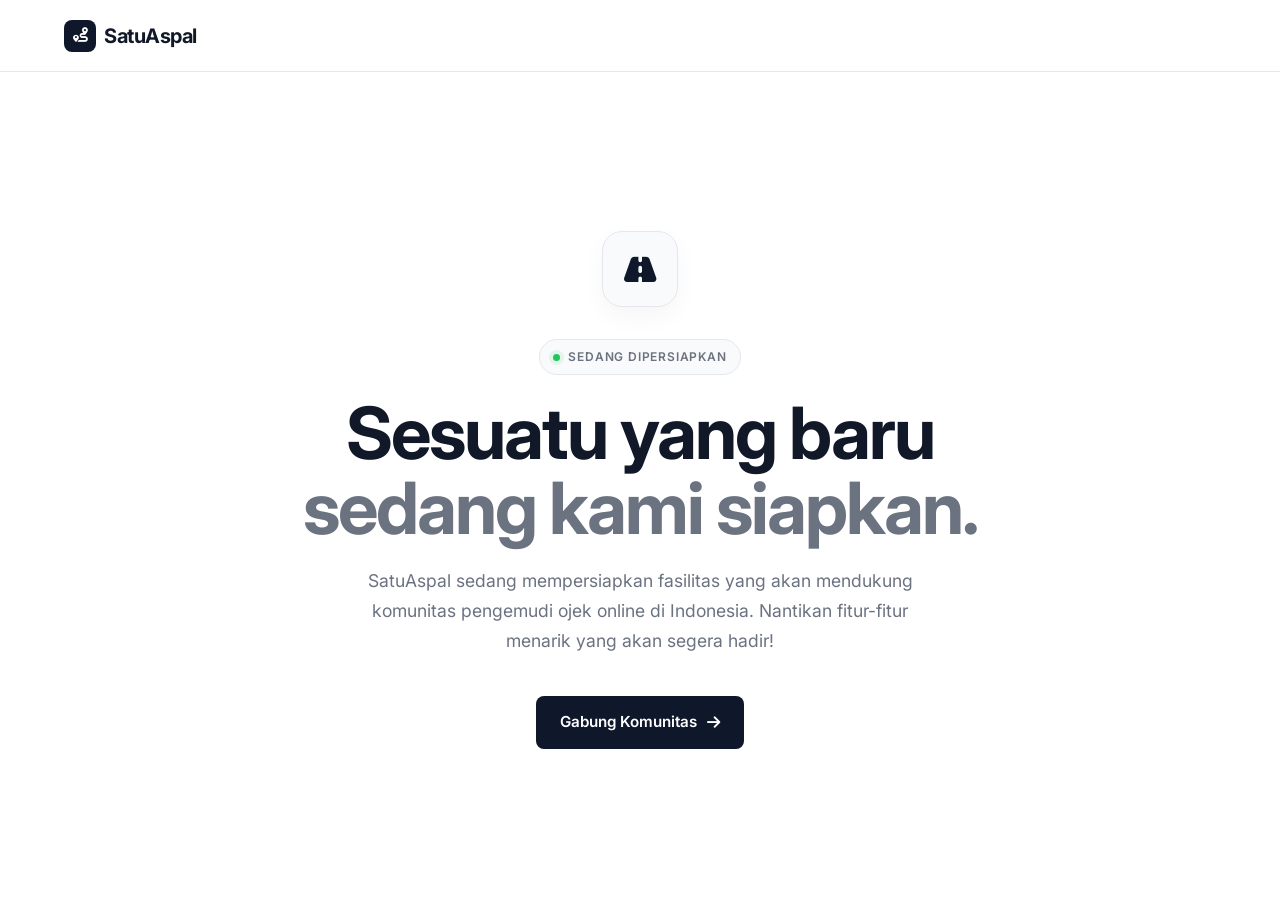
<file: coomingsoonfasilitas.html>
<!DOCTYPE html>
<html lang="id">
<head>
    <meta charset="UTF-8">
    <meta name="viewport" content="width=device-width, initial-scale=1.0">

    <title>SatuAspal | Segera Hadir</title>

    <!-- Google Fonts -->
    <link
        href="https://fonts.googleapis.com/css2?family=Inter:wght@300;400;500;600;700&display=swap"
        rel="stylesheet"
    >

    <!-- FontAwesome -->
    <link
        rel="stylesheet"
        href="https://cdnjs.cloudflare.com/ajax/libs/font-awesome/6.4.0/css/all.min.css"
    >

    <style>
        /* ================================
           CSS RESET & VARIABLES
        ================================= */

        :root {
            --bg-color: #f9fafb;
            --surface-color: #ffffff;
            --text-primary: #111827;
            --text-secondary: #6b7280;
            --accent-color: #0f172a;
            --border-color: #e5e7eb;

            --container-padding: clamp(1rem, 5vw, 5%);
        }

        * {
            margin: 0;
            padding: 0;
            box-sizing: border-box;
        }

        html {
            scroll-behavior: smooth;
            overflow-x: hidden;
        }

        body {
            min-height: 100vh;

            background-color: var(--bg-color);
            color: var(--text-primary);

            font-family: 'Inter', sans-serif;
            line-height: 1.6;

            -webkit-font-smoothing: antialiased;

            overflow-x: hidden;
        }

        a {
            text-decoration: none;
            color: inherit;
        }

        button,
        a {
            -webkit-tap-highlight-color: transparent;
        }


        /* ================================
           NAVBAR
        ================================= */

        nav {
            position: fixed;

            top: 0;
            left: 0;

            z-index: 1000;

            width: 100%;
            height: 72px;

            padding: 0 var(--container-padding);

            display: flex;
            align-items: center;
            justify-content: space-between;

            background-color: rgba(255, 255, 255, 0.96);

            backdrop-filter: blur(10px);

            border-bottom: 1px solid var(--border-color);
        }

        .logo {
            display: flex;
            align-items: center;

            gap: 8px;

            flex-shrink: 0;

            color: var(--text-primary);

            font-size: clamp(1.05rem, 2vw, 1.25rem);
            font-weight: 700;

            letter-spacing: -0.5px;
        }

        .logo-icon {
            width: 32px;
            height: 32px;

            display: flex;
            align-items: center;
            justify-content: center;

            background-color: var(--accent-color);

            color: #fff;

            border-radius: 8px;

            font-size: 0.9rem;
        }


        /* ================================
           COMING SOON
        ================================= */

        .coming-soon {
            min-height: 100vh;

            padding:
                8rem
                var(--container-padding)
                3rem;

            display: flex;
            align-items: center;
            justify-content: center;

            position: relative;

            background-color: var(--surface-color);
        }

        .coming-container {
            width: 100%;
            max-width: 760px;

            margin: 0 auto;

            text-align: center;
        }


        /* ICON */

        .coming-icon {
            width: 76px;
            height: 76px;

            margin: 0 auto 2rem;

            display: flex;
            align-items: center;
            justify-content: center;

            background-color: var(--bg-color);

            border: 1px solid var(--border-color);

            border-radius: 20px;

            color: var(--accent-color);

            font-size: 1.8rem;

            box-shadow:
                0 10px 25px rgba(0, 0, 0, 0.04);
        }


        /* TAG */

        .coming-tag {
            display: inline-flex;
            align-items: center;

            gap: 8px;

            margin-bottom: 1.25rem;

            padding: 0.45rem 0.85rem;

            border: 1px solid var(--border-color);

            border-radius: 50px;

            background-color: var(--bg-color);

            color: var(--text-secondary);

            font-size: 0.75rem;
            font-weight: 600;

            letter-spacing: 0.8px;

            text-transform: uppercase;
        }

        .coming-tag span {
            width: 7px;
            height: 7px;

            border-radius: 50%;

            background-color: #22c55e;

            box-shadow:
                0 0 0 4px rgba(34, 197, 94, 0.1);
        }


        /* HEADING */

        .coming-container h1 {
            max-width: 700px;

            margin: 0 auto 1.25rem;

            color: var(--text-primary);

            font-size: clamp(2.4rem, 7vw, 4.5rem);

            font-weight: 700;

            line-height: 1.05;

            letter-spacing: -2px;
        }

        .coming-container h1 span {
            color: var(--text-secondary);
        }


        /* DESCRIPTION */

        .coming-description {
            max-width: 600px;

            margin: 0 auto 2.5rem;

            color: var(--text-secondary);

            font-size: clamp(0.95rem, 2vw, 1.1rem);

            line-height: 1.7;
        }


        /* BUTTON */

        .coming-button {
            display: inline-flex;
            align-items: center;
            justify-content: center;

            gap: 10px;

            padding: 0.9rem 1.5rem;

            background-color: var(--accent-color);

            color: #fff;

            border-radius: 8px;

            font-size: 0.95rem;
            font-weight: 600;

            transition:
                transform 0.2s ease,
                box-shadow 0.2s ease,
                opacity 0.2s ease;
        }

        .coming-button:hover {
            transform: translateY(-2px);

            box-shadow:
                0 10px 20px rgba(15, 23, 42, 0.12);
        }


        /* ================================
           DECORATION
        ================================= */

        .coming-decoration {
            position: absolute;

            width: 100%;
            max-width: 1100px;

            height: 1px;

            left: 50%;
            bottom: 90px;

            transform: translateX(-50%);

            
        }


        /* ================================
           FOOTER
        ================================= */

        .coming-footer {
            position: absolute;

            bottom: 25px;
            left: 0;

            width: 100%;

            padding: 0 var(--container-padding);

            display: flex;
            justify-content: center;
            align-items: center;

            color: var(--text-secondary);

            font-size: 0.8rem;
        }


        /* ================================
           MOBILE
        ================================= */

        @media (max-width: 768px) {

            nav {
                height: 64px;
            }

            .coming-soon {
                padding-top: 6rem;
                padding-bottom: 5rem;
            }

            .coming-container h1 {
                letter-spacing: -1.5px;
            }

            .coming-icon {
                width: 68px;
                height: 68px;

                margin-bottom: 1.5rem;

                border-radius: 17px;

                font-size: 1.5rem;
            }

            .coming-decoration {
                bottom: 75px;
            }

            .coming-footer {
                bottom: 18px;
            }
        }


        /* ================================
           SMALL MOBILE
        ================================= */

        @media (max-width: 480px) {

            :root {
                --container-padding: 1rem;
            }

            .coming-soon {
                padding-top: 5.5rem;
                padding-bottom: 4.5rem;
            }

            .coming-icon {
                width: 62px;
                height: 62px;

                margin-bottom: 1.25rem;

                border-radius: 15px;

                font-size: 1.3rem;
            }

            .coming-tag {
                font-size: 0.65rem;

                padding: 0.4rem 0.7rem;
            }

            .coming-container h1 {
                font-size: 2.35rem;

                letter-spacing: -1.2px;
            }

            .coming-description {
                font-size: 0.9rem;

                margin-bottom: 2rem;
            }

            .coming-button {
                width: 100%;
                max-width: 300px;

                padding: 0.85rem 1rem;

                font-size: 0.9rem;
            }

            .coming-decoration {
                bottom: 65px;
            }

            .coming-footer {
                bottom: 15px;

                font-size: 0.7rem;
            }
        }


        /* ================================
           VERY SMALL DEVICE
        ================================= */

        @media (max-width: 360px) {

            .coming-container h1 {
                font-size: 2rem;
            }

            .coming-description {
                font-size: 0.85rem;
            }

            .coming-tag {
                font-size: 0.6rem;
            }
        }


        /* ================================
           ACCESSIBILITY
        ================================= */

        @media (prefers-reduced-motion: reduce) {

            html {
                scroll-behavior: auto;
            }

            *,
            *::before,
            *::after {
                transition-duration: 0.01ms !important;
                animation-duration: 0.01ms !important;
                animation-iteration-count: 1 !important;
            }
        }
    </style>
</head>

<body>

    <!-- NAVBAR -->

    <nav>
        <div class="logo">
            <div class="logo-icon">
                <i class="fas fa-route"></i>
            </div>

            SatuAspal
        </div>
    </nav>


    <!-- COMING SOON -->

    <main class="coming-soon">

        <div class="coming-container">

            <div class="coming-icon">
                <i class="fas fa-road"></i>
            </div>

            <div class="coming-tag">
                <span></span>
                Sedang Dipersiapkan
            </div>

            <h1>
                Sesuatu yang baru
                <span>sedang kami siapkan.</span>
            </h1>

            <p class="coming-description">
                SatuAspal sedang mempersiapkan fasilitas yang akan mendukung komunitas pengemudi ojek online di Indonesia. Nantikan fitur-fitur menarik yang akan segera hadir!
            </p>

            <a
                href="https://t.me/satuaspalindonesia"
                class="coming-button"
                target="_blank"
                rel="noopener noreferrer"
            >
                Gabung Komunitas
                <i class="fas fa-arrow-right"></i>
            </a>

        </div>


        <div class="coming-decoration"></div>


        <footer class="coming-footer">
            <div>
                
            </div>
        </footer>

    </main>

</body>
</html>
</file>
